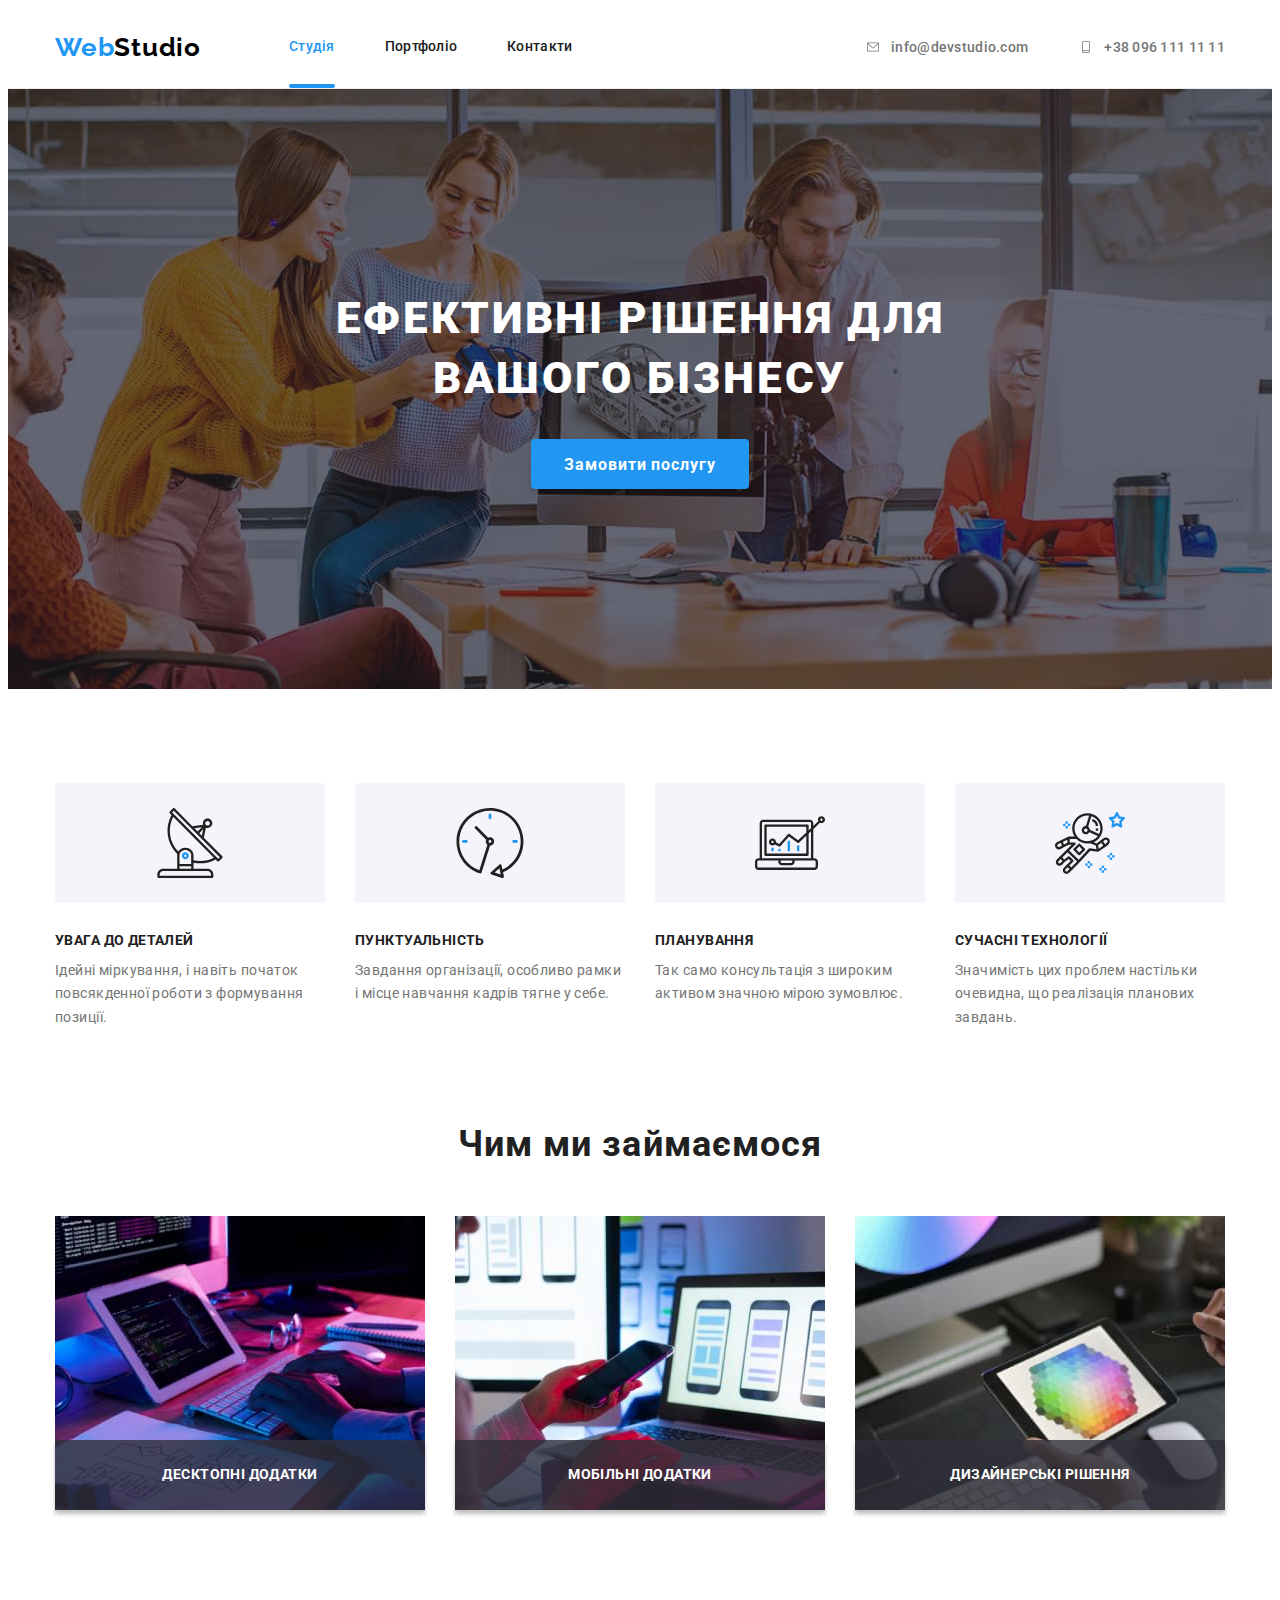
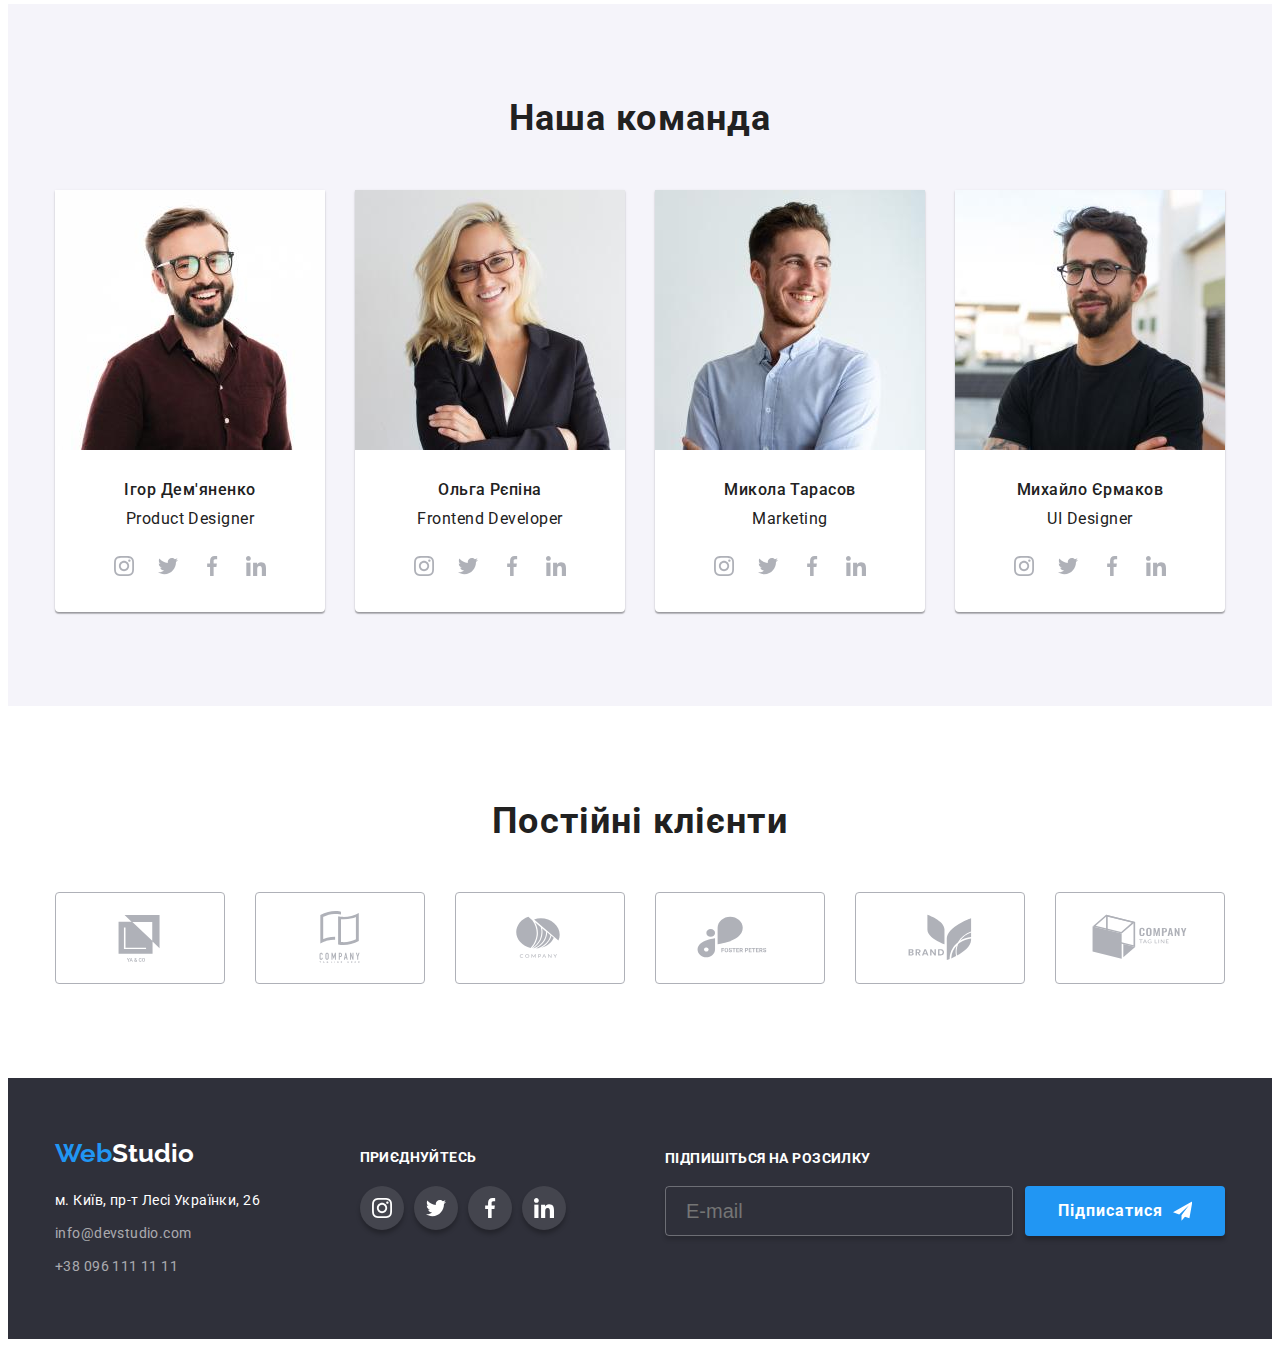
<file: index.html>
<!DOCTYPE html>
<html lang="ru">
  <head>
    <meta charset="UTF-8" />
    <meta http-equiv="X-UA-Compatible" content="IE=edge" />
    <meta name="viewport" content="width=device-width, initial-scale=1.0" />
    <title>WebStudio</title>
    <link rel="preconnect" href="https://fonts.googleapis.com" />
    <link rel="preconnect" href="https://fonts.gstatic.com" crossorigin />
    <link
      href="https://fonts.googleapis.com/css2?family=Raleway:wght@700&family=Roboto:wght@400;500;700;900&display=swap"
      rel="stylesheet"
    />
    <link
      rel="stylesheet"
      href="https://cdnjs.cloudflare.com/ajax/libs/modern-normalize/1.1.0/modern-normalize.min.css"
      integrity="sha512-wpPYUAdjBVSE4KJnH1VR1HeZfpl1ub8YT/NKx4PuQ5NmX2tKuGu6U/JRp5y+Y8XG2tV+wKQpNHVUX03MfMFn9Q=="
      crossorigin="anonymous"
      referrerpolicy="no-referrer"
    />
    <link rel="stylesheet" href="./css/main.min.css" />
  </head>
  <body>
    <header class="page-heder">
      <!--Шапка-->
      <div class="container">
        <div class="header">
          <div class="header-logo-nav-container">
            <div class="header-logo">
              <a lang="en" href="./index.html" class="header-logo__logo">
                <span class="header-logo__color">Web</span>Studio
              </a>
            </div>
          </div>
          <div class="header-nav__container">
            <nav>
              <ul class="site-nav">
                <li class="site-nav__item">
                  <a class="site-nav__link current" href="./index.html">Студія</a>
                </li>
                <li class="site-nav__item">
                  <a class="site-nav__link" href="./portfolio.html">Портфоліо</a>
                </li>
                <li class="site-nav__item">
                  <a class="site-nav__link" href="Контакты">Контакти</a>
                </li>
              </ul>
            </nav>
          </div>
          <div class="header-contact__container">
            <a class="header-contact__contact" href="mailto:info@devstudio.com"
              ><svg class="header-contact__icon">
                <use href="./img/icon/icons.svg#icon-envelope-hover-2"></use>
              </svg>
              info@devstudio.com</a
            >
            <a class="header-contact__contact" href="tel:+380961111111"
              ><svg class="header-contact__icon">
                <use href="./img/icon/icons.svg#icon-smartphone-2"></use>
              </svg>
              +38 096 111 11 11</a
            >
          </div>
          <button class="menu-open" type="button">
            <svg class="heder__menu" width="40" height="40">
              <use href="./img/icon/icons.svg#icon-menu_40px"></use>
            </svg>
          </button>
          <div class="mob-menu is-hidden">
            <div class="container">
              <button class="menu-close" type="button">
                <svg class="heder__menu-close" width="40" height="40">
                  <use href="./img/icon/icons.svg#icon-close_40px"></use>
                </svg>
              </button>
              <div class="container-menu">
                <div class="mob-menu__top">
                  <nav>
                    <ul class="mob-menu__nav">
                      <li class="mob-menu__item">
                        <a class="mob-menu__link current" href="./index.html">Студія</a>
                      </li>
                      <li class="mob-menu__item">
                        <a class="mob-menu__link" href="./portfolio.html">Портфоліо</a>
                      </li>
                      <li class="mob-menu__item">
                        <a class="mob-menu__link" href="Контакты">Контакти</a>
                      </li>
                    </ul>
                  </nav>
                </div>
                <div class="mob-menu__bottom">
                  <div class="mob-conect">
                    <a class="mob-conect__contact" href="tel:+380961111111"> +38 096 111 11 11</a>
                    <a class="mob-conect__email" href="mailto:info@devstudio.com">
                      info@devstudio.com</a
                    >
                  </div>
                  <div class="mob-social">
                    <ul class="mob-social__list">
                      <li class="mob-social__link">
                        <a
                          class="mob-social__item"
                          href=""
                          target="_blank"
                          rel="noopener noreferrer nofollow"
                          >Instagram</a
                        >
                      </li>
                      <li class="mob-social__link">
                        <a
                          class="mob-social__item"
                          href=""
                          target="_blank"
                          rel="noopener noreferrer nofollow"
                          >Twitter</a
                        >
                      </li>
                      <li class="mob-social__link">
                        <a
                          class="mob-social__item"
                          href=""
                          target="_blank"
                          rel="noopener noreferrer nofollow"
                          >Facebook</a
                        >
                      </li>
                      <li class="mob-social__link">
                        <a
                          class="mob-social__item"
                          href=""
                          target="_blank"
                          rel="noopener noreferrer nofollow"
                          >Linkedin</a
                        >
                      </li>
                    </ul>
                  </div>
                </div>
              </div>
            </div>
            <!--end of mob-menu-->
          </div>
        </div>
      </div>
    </header>
    <main>
      <!--Заказать услугу-->
      <section class="hero">
        <div class="overlay">
          <div class="hero__container">
            <div class="hero-title-container">
              <h1 class="hero__title">Ефективні рішення для вашого бізнесу</h1>
              <button type="button" class="hero__button" data-modal-open>Замовити послугу</button>
            </div>
          </div>
        </div>
      </section>
      <!--О нас-->
      <section class="section-padding">
        <div class="container">
          <h2 class="visually-hidden">benefits</h2>
          <ul class="benefit card-set">
            <li class="benefit__item antenna-icon">
              <h3 class="benefit__title">УВАГА ДО ДЕТАЛЕЙ</h3>
              <p class="benefit__text">
                Ідейні міркування, і навіть початок повсякденної роботи з формування позиції.
              </p>
            </li>
            <li class="benefit__item clock-icon">
              <h3 class="benefit__title">ПУНКТУАЛЬНІСТЬ</h3>
              <p class="benefit__text">
                Завдання організації, особливо рамки і місце навчання кадрів тягне у себе.
              </p>
            </li>
            <li class="benefit__item diogram-icon">
              <h3 class="benefit__title">ПЛАНУВАННЯ</h3>
              <p class="benefit__text">
                Так само консультація з широким активом значною мірою зумовлює.
              </p>
            </li>
            <li class="benefit__item astronaut-icon">
              <h3 class="benefit__title">СУЧАСНІ ТЕХНОЛОГІЇ</h3>
              <p class="benefit__text">
                Значимість цих проблем настільки очевидна, що реалізація планових завдань.
              </p>
            </li>
          </ul>
        </div>
      </section>
      <!--Чем мы занимаемся-->
      <section class="page-work section-padding">
        <div class="container">
          <h2 class="pretitle work text-centered">Чим ми займаємося</h2>
          <ul class="work__list card-set">
            <li class="work__item">
              <div class="work__product-thumb">
                <div class="work__product">
                  <img src="./img/we_do/about_img1.jpg" alt="планируем" width="370" height="294" />
                  <p class="work__product-text">Десктопні додатки</p>
                </div>
              </div>
            </li>
            <li class="work__item">
              <div class="work__product-thumb">
                <div class="work__product">
                  <img
                    src="./img/we_do/about_img2.jpg"
                    alt="конструируем"
                    width="370"
                    height="294"
                  />
                  <p class="work__product-text">Мобільні додатки</p>
                </div>
              </div>
            </li>
            <li class="work__item">
              <div class="work__product-thumb">
                <div class="work__product">
                  <img src="./img/we_do/about_img3.jpg" alt="рисуем" width="370" height="294" />
                  <p class="work__product-text">Дизайнерські рішення</p>
                </div>
              </div>
            </li>
          </ul>
        </div>
      </section>
      <!--Наша команда-->
      <section class="page-team section-padding">
        <div class="container">
          <h2 class="pretitle team text-centered">Наша команда</h2>
          <ul class="team team__card-seat">
            <li class="team__item">
              <picture>
                <source
                  srcset="
                    ./img/img-optimized/team/team-1-desk-1x.jpg 1x,
                    ./img/img-optimized/team/team-1-desk-2x.jpg 2x
                  "
                  media="(min-width: 1200px)"
                />
                <source
                  srcset="
                    ./img/img-optimized/team/team-1-tab-1x.jpg 1x,
                    ./img/img-optimized/team/team-1-tab-2x.jpg 2x
                  "
                  media="(min-width: 768px)"
                />
                <source
                  srcset="
                    ./img/img-optimized/team/team-1-mob-1x.jpg 1x,
                    ./img/img-optimized/team/team-1-mob-2x.jpg 2x
                  "
                  media="(min-width: 480px)"
                />
                <img src="./img/team/team_img1.jpg" alt="Игорь Демьяненко Product Designer" />
              </picture>
              <div class="team__padding">
                <h3 class="team__title">Ігор Дем'яненко</h3>
                <p class="team__text">Product Designer</p>
                <ul class="team__icon-list">
                  <li>
                    <a href="" class="team__icon-social">
                      <svg class="team__icon" width="20" height="20">
                        <use href="./img/icon/icons.svg#icon-instagram-2-1"></use>
                      </svg>
                    </a>
                  </li>
                  <li>
                    <a href="" class="team__icon-social">
                      <svg class="team__icon" width="20" height="20">
                        <use href="./img/icon/icons.svg#icon-twitter-1"></use>
                      </svg>
                    </a>
                  </li>
                  <li>
                    <a href="" class="team__icon-social">
                      <svg class="team__icon" width="20" height="20">
                        <use href="./img/icon/icons.svg#icon-facebook-1"></use>
                      </svg>
                    </a>
                  </li>
                  <li>
                    <a href="" class="team__icon-social">
                      <svg class="team__icon" width="20" height="20">
                        <use href="./img/icon/icons.svg#icon-linkedin-1-1"></use>
                      </svg>
                    </a>
                  </li>
                </ul>
              </div>
            </li>
            <li class="team__item">
              <picture>
                <source
                  srcset="
                    ./img/img-optimized/team/team-2-desk-1x.jpg 1x,
                    ./img/img-optimized/team/team-2-desk-2x.jpg 2x
                  "
                  media="(min-width: 1200px)"
                />
                <source
                  srcset="
                    ./img/img-optimized/team/team-2-tab-1x.jpg 1x,
                    ./img/img-optimized/team/team-2-tab-2x.jpg 2x
                  "
                  media="(min-width: 768px)"
                />
                <source
                  srcset="
                    ./img/img-optimized/team/team-2-mob-1x.jpg 1x,
                    ./img/img-optimized/team/team-2-mob-2x.jpg 2x
                  "
                  media="(min-width: 480px)"
                />
                <img src="./img/team/team_img4.jpg" alt="Ольга Репина Frontend Developer" />
              </picture>
              <div class="team__padding">
                <h3 class="team__title">Ольга Рєпіна</h3>
                <p class="team__text">Frontend Developer</p>
                <ul class="team__icon-list">
                  <li>
                    <a href="" class="team__icon-social">
                      <svg class="team__icon" width="20" height="20">
                        <use href="./img/icon/icons.svg#icon-instagram-2-1"></use>
                      </svg>
                    </a>
                  </li>
                  <li>
                    <a href="" class="team__icon-social">
                      <svg class="team__icon" width="20" height="20">
                        <use href="./img/icon/icons.svg#icon-twitter-1"></use>
                      </svg>
                    </a>
                  </li>
                  <li>
                    <a href="" class="team__icon-social">
                      <svg class="team__icon" width="20" height="20">
                        <use href="./img/icon/icons.svg#icon-facebook-1"></use>
                      </svg>
                    </a>
                  </li>
                  <li>
                    <a href="" class="team__icon-social">
                      <svg class="team__icon" width="20" height="20">
                        <use href="./img/icon/icons.svg#icon-linkedin-1-1"></use>
                      </svg>
                    </a>
                  </li>
                </ul>
              </div>
            </li>
            <li class="team__item">
              <picture>
                <source
                  srcset="
                    ./img/img-optimized/team/team-3-desk-1x.jpg 1x,
                    ./img/img-optimized/team/team-3-desk-2x.jpg 2x
                  "
                  media="(min-width: 1200px)"
                />
                <source
                  srcset="
                    ./img/img-optimized/team/team-3-tab-1x.jpg 1x,
                    ./img/img-optimized/team/team-3-tab-2x.jpg 2x
                  "
                  media="(min-width: 768px)"
                />
                <source
                  srcset="
                    ./img/img-optimized/team/team-3-mob-1x.jpg 1x,
                    ./img/img-optimized/team/team-3-mob-2x.jpg 2x
                  "
                  media="(min-width: 480px)"
                />
                <img src="./img/team/team_img3.jpg" alt="Николай Тарасов Marketing" />
              </picture>
              <div class="team__padding">
                <h3 class="team__title">Микола Тарасов</h3>
                <p class="team__text">Marketing</p>
                <ul class="team__icon-list">
                  <li>
                    <a href="" class="team__icon-social">
                      <svg class="team__icon" width="20" height="20">
                        <use href="./img/icon/icons.svg#icon-instagram-2-1"></use>
                      </svg>
                    </a>
                  </li>
                  <li>
                    <a href="" class="team__icon-social">
                      <svg class="team__icon" width="20" height="20">
                        <use href="./img/icon/icons.svg#icon-twitter-1"></use>
                      </svg>
                    </a>
                  </li>
                  <li>
                    <a href="" class="team__icon-social">
                      <svg class="team__icon" width="20" height="20">
                        <use href="./img/icon/icons.svg#icon-facebook-1"></use>
                      </svg>
                    </a>
                  </li>
                  <li>
                    <a href="" class="team__icon-social">
                      <svg class="team__icon" width="20" height="20">
                        <use href="./img/icon/icons.svg#icon-linkedin-1-1"></use>
                      </svg>
                    </a>
                  </li>
                </ul>
              </div>
            </li>
            <li class="team__item">
              <picture>
                <source
                  srcset="
                    ./img/img-optimized/team/team-4-desk-1x.jpg 1x,
                    ./img/img-optimized/team/team-4-desk-2x.jpg 2x
                  "
                  media="(min-width: 1200px)"
                />
                <source
                  srcset="
                    ./img/img-optimized/team/team-4-tab-1x.jpg 1x,
                    ./img/img-optimized/team/team-4-tab-2x.jpg 2x
                  "
                  media="(min-width: 768px)"
                />
                <source
                  srcset="
                    ./img/img-optimized/team/team-4-mob-1x.jpg 1x,
                    ./img/img-optimized/team/team-4-mob-2x.jpg 2x
                  "
                  media="(min-width: 480px)"
                />
                <img src="./img/team/team_img2.jpg" alt="Михаил Ермаков UI Designer" />
              </picture>
              <div class="team__padding">
                <h3 class="team__title">Михайло Єрмаков</h3>
                <p class="team__text">UI Designer</p>
                <ul class="team__icon-list">
                  <li>
                    <a href="" class="team__icon-social">
                      <svg class="team__icon" width="20" height="20">
                        <use href="./img/icon/icons.svg#icon-instagram-2-1"></use>
                      </svg>
                    </a>
                  </li>
                  <li>
                    <a href="" class="team__icon-social">
                      <svg class="team__icon" width="20" height="20">
                        <use href="./img/icon/icons.svg#icon-twitter-1"></use>
                      </svg>
                    </a>
                  </li>
                  <li>
                    <a href="" class="team__icon-social">
                      <svg class="team__icon" width="20" height="20">
                        <use href="./img/icon/icons.svg#icon-facebook-1"></use>
                      </svg>
                    </a>
                  </li>
                  <li>
                    <a href="" class="team__icon-social">
                      <svg class="team__icon" width="20" height="20">
                        <use href="./img/icon/icons.svg#icon-linkedin-1-1"></use>
                      </svg>
                    </a>
                  </li>
                </ul>
              </div>
            </li>
          </ul>
        </div>
      </section>
      <section class="customers">
        <div class="container">
          <h2 class="customers__pretitle pretitle">Постійні клієнти</h2>
          <ul class="customers__list">
            <li class="customers__block">
              <a class="customers-icons" href="">
                <svg class="customers__icon" width="106" height="60">
                  <use href="./img/icon/icons.svg#icon-Logo"></use>
                </svg>
              </a>
            </li>
            <li class="customers__block">
              <a class="customers-icons" href="">
                <svg class="customers__icon" width="106" height="60">
                  <use href="./img/icon/icons.svg#icon-Logo-1"></use>
                </svg>
              </a>
            </li>
            <li class="customers__block">
              <a class="customers-icons" href="">
                <svg class="customers__icon" width="106" height="60">
                  <use href="./img/icon/icons.svg#icon-Logo-2"></use>
                </svg>
              </a>
            </li>
            <li class="customers__block">
              <a class="customers-icons" href="">
                <svg class="customers__icon" width="106" height="60">
                  <use href="./img/icon/icons.svg#icon-Logo-3"></use>
                </svg>
              </a>
            </li>
            <li class="customers__block">
              <a class="customers-icons" href="">
                <svg class="customers__icon" width="106" height="60">
                  <use href="./img/icon/icons.svg#icon-Logo-4"></use>
                </svg>
              </a>
            </li>
            <li class="customers__block">
              <a class="customers-icons" href="">
                <svg class="customers__icon" width="106" height="60">
                  <use href="./img/icon/icons.svg#icon-Logo-5"></use>
                </svg>
              </a>
            </li>
          </ul>
        </div>
      </section>
    </main>
    <!--Адресс-->
    <footer class="footer">
      <div class="container">
        <div class="footer-info-container">
          <div class="footer-logo-contacts-container">
            <div class="footer__logo-container">
              <a lang="en" href="./index.html" class="footer__logo">
                <span class="footer__color">Web</span>Studio
              </a>
            </div>
            <address class="footer__contacts-address">
              <ul class="footer__contact">
                <li class="contact-margin">
                  <a
                    class="footer__address"
                    href="https://goo.gl/maps/D4AeKFE9MHxPDFGb8"
                    target="_blank"
                    rel="noopener noreferrer nofollow"
                  >
                    м. Київ, пр-т Лесі Українки, 26
                  </a>
                </li>
                <li class="contact-margin">
                  <a class="footer__contact" href="mailto:info@devstudio.com">info@devstudio.com</a>
                </li>
                <li>
                  <a class="footer__contact" href="tel:+380961111111">+38 096 111 11 11</a>
                </li>
              </ul>
            </address>
          </div>
          <div class="footer__social-join">
            <h2 class="footer__join-now">приєднуйтесь</h2>
            <ul class="footer__icon-join">
              <li>
                <a class="icon__footer" href="">
                  <svg class="footer__icon-soсial" width="20" height="20">
                    <use href="./img/icon/icons.svg#icon-instagram-2-1"></use>
                  </svg>
                </a>
              </li>
              <li>
                <a class="icon__footer" href="">
                  <svg class="footer__icon-soсial" width="20" height="20">
                    <use href="./img/icon/icons.svg#icon-twitter-1"></use>
                  </svg>
                </a>
              </li>
              <li>
                <a class="icon__footer" href="">
                  <svg class="footer__icon-soсial" width="20" height="20">
                    <use href="./img/icon/icons.svg#icon-facebook-1"></use>
                  </svg>
                </a>
              </li>
              <li>
                <a class="icon__footer" href="">
                  <svg class="footer__icon-soсial" width="20" height="20">
                    <use href="./img/icon/icons.svg#icon-linkedin-1-1"></use>
                  </svg>
                </a>
              </li>
            </ul>
          </div>
          <div class="subscribe-newsletter">
            <h2 class="subscribe-newsletter__title">Підпишіться на розсилку</h2>
            <form class="subscribe-newsletter__form">
              <input
                class="subscribe-newsletter__input"
                type="email"
                name="newsletter-form"
                id="subscribe-newsletter__form"
                required
                placeholder="E-mail"
              />
              <button class="subscribe-newsletter__btn" type="submit">
                Підписатися
                <svg class="subscribe-newsletter__icon" width="24" height="24">
                  <use href="./img/icon/icons.svg#icon-icon-send"></use>
                </svg>
              </button>
            </form>
          </div>
        </div>
      </div>
    </footer>
    <div class="backdrop is-hidden" data-modal>
      <div class="modal">
        <form class="modal__form">
          <h2 class="modal__form-info">Залиште свої дані, ми вам передзвонимо</h2>
          <div class="modal__form-field">
            <label class="modal__class-label" for="name">Ім'я</label>
            <div class="modal__input-wrap">
              <input
                class="modal__class-input"
                type="text"
                name="name"
                id="name"
                required
                autofocus
              />
              <svg class="modal__input-icon" width="18" height="18">
                <use href="./img/icon/icons.svg#icon-person-black-18dp-1"></use>
              </svg>
            </div>
          </div>
          <div class="modal__form-field">
            <label class="class-label" for="tel">Телефон</label>
            <div class="modal__input-wrap">
              <input
                class="modal__class-input"
                type="tel"
                name="tel"
                id="tel"
                required
                value=""
                title=""
              />
              <svg class="modal__input-icon" width="18" height="18">
                <use href="./img/icon/icons.svg#icon-phone-black-18dp-1"></use>
              </svg>
            </div>
          </div>

          <div class="modal__form-field">
            <label class="modal__class-label" for="email">Email</label>
            <div class="modal__input-wrap">
              <input class="modal__class-input" type="email" name="tel" id="email" required />
              <svg class="modal__input-icon" width="18" height="18">
                <use href="./img/icon/icons.svg#icon-email-black-18dp-1"></use>
              </svg>
            </div>
          </div>

          <div class="modal__form-field comment">
            <label class="modal__class-label" for="comment">Коментар</label>
            <textarea name="comment" id="comment" rows="10" placeholder="Введіть текст"></textarea>
          </div>
          <div class="modal__policy">
            <input
              type="checkbox"
              name="modal__policy"
              value="true"
              class="modal__check visually-hidden"
              id="modal__policy"
            />
            <label for="modal__policy" class="modal__chack-text"
              ><span>
                <svg class="modal__icon-policy" width="17" height="10">
                  <use href="./img/icon/icons.svg#icon-Vector"></use>
                </svg>
              </span>
              Погоджуюся з розсилкою та приймаю &nbsp;<a class="modal__term-link" href=""
                >Умови договору</a
              ></label
            >
          </div>
          <div class="modal__button-submit">
            <button class="modal__submit" type="submit">Відправити</button>
          </div>
        </form>
        <div class="modal__close-btn-container">
          <button class="modal__close" type="button" data-modal-close>
            <svg width="18" height="18">
              <use href="./img/icon/icons.svg#icon-close-black-18dp-2-1"></use>
            </svg>
          </button>
        </div>
      </div>
    </div>
    <script src="./js/modal.js"></script>
    <script src="./js/menu.js"></script>
  </body>
</html>
</file>
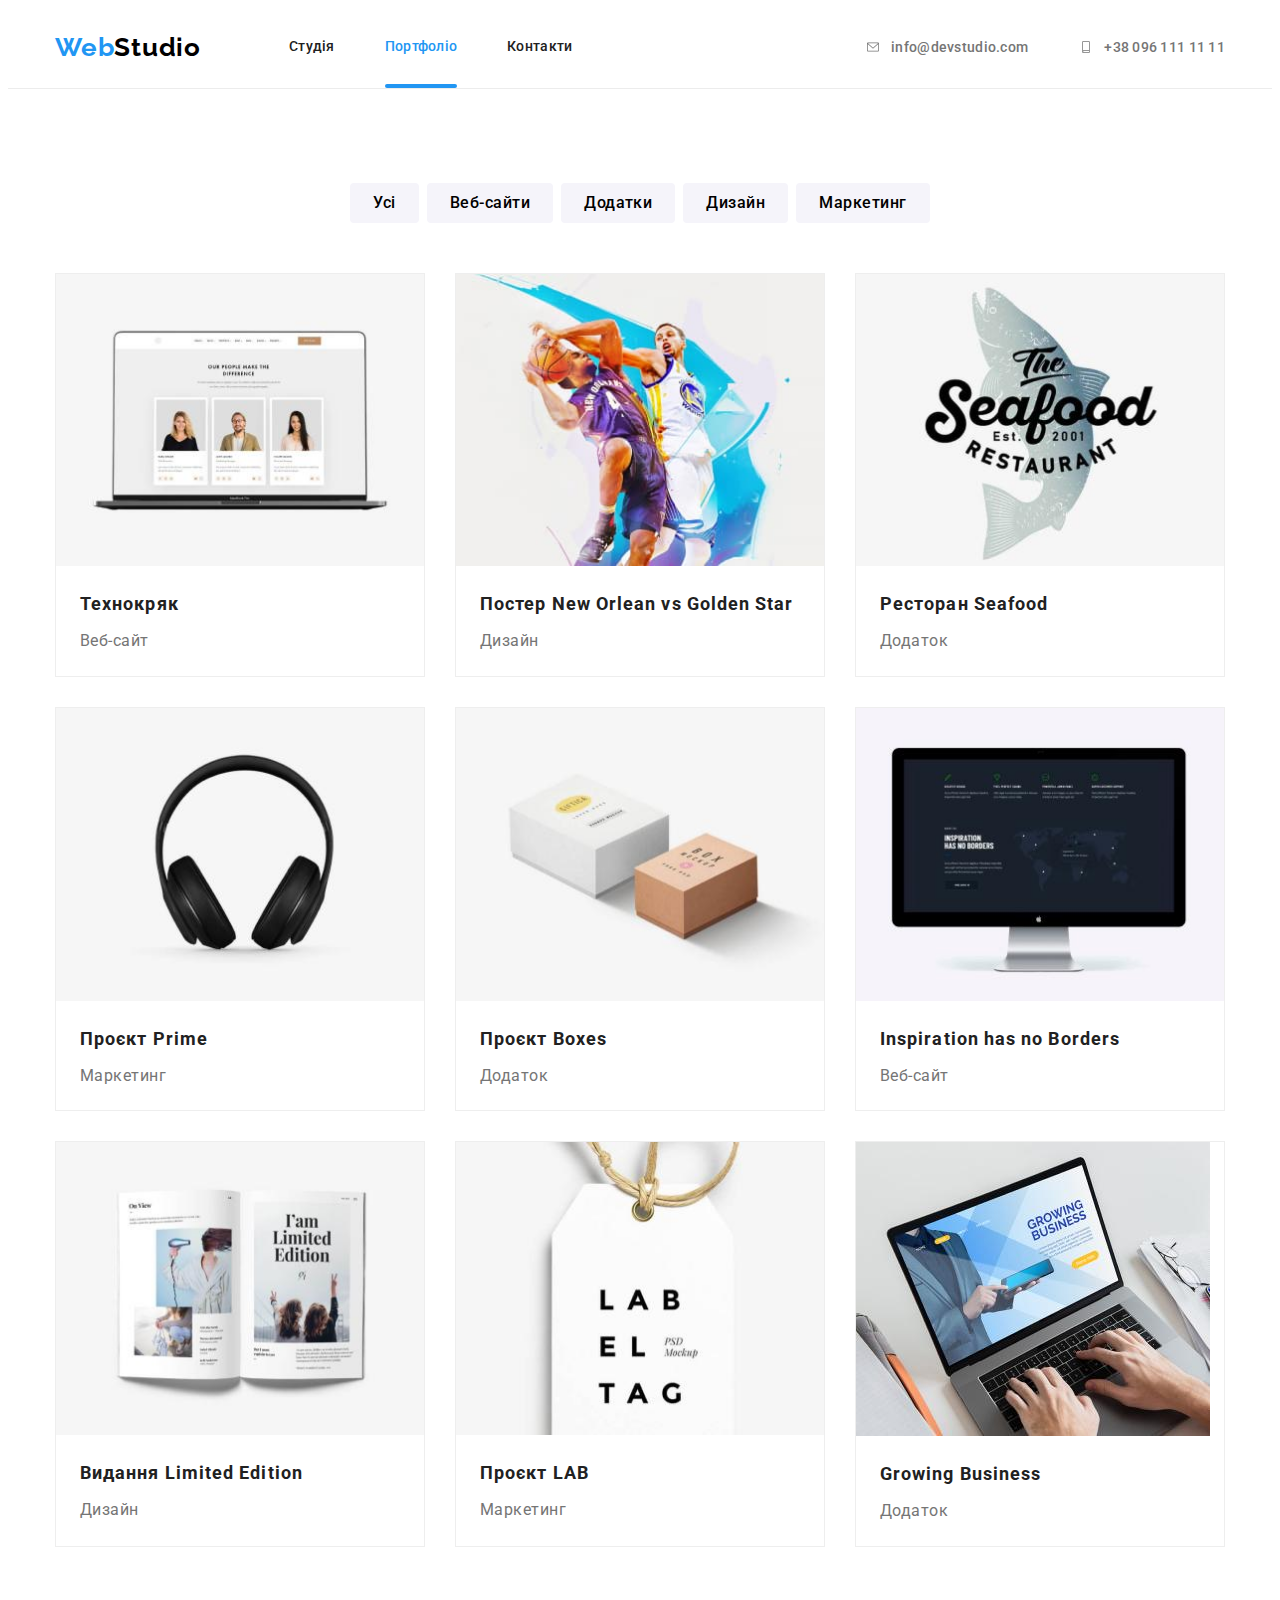
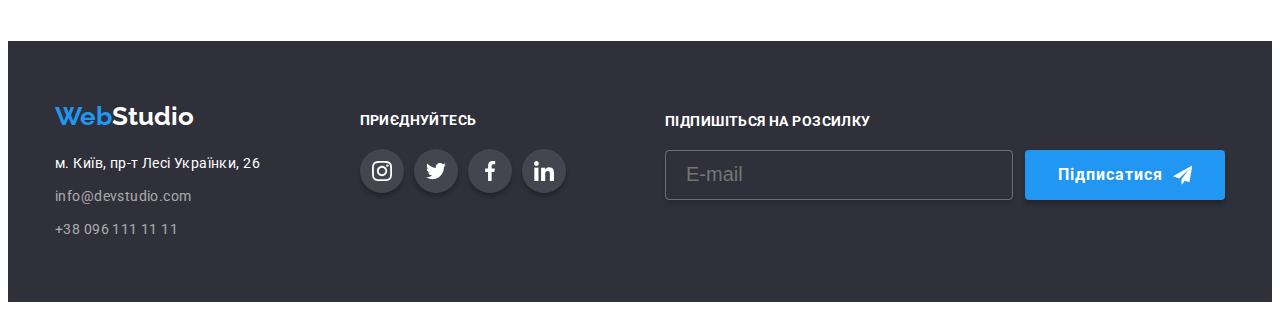
<file: portfolio.html>
<!DOCTYPE html>
<html lang="ru">
  <head>
    <meta charset="UTF-8" />
    <meta http-equiv="X-UA-Compatible" content="IE=edge" />
    <meta name="viewport" content="width=device-width, initial-scale=1.0" />
    <title>Портфолио</title>
    <link rel="preconnect" href="https://fonts.googleapis.com" />
    <link rel="preconnect" href="https://fonts.gstatic.com" crossorigin />
    <link
      href="https://fonts.googleapis.com/css2?family=Raleway:wght@700&family=Roboto:wght@400;500;700;900&display=swap"
      rel="stylesheet"
    />
    <link
      rel="stylesheet"
      href="https://cdnjs.cloudflare.com/ajax/libs/modern-normalize/1.1.0/modern-normalize.min.css"
      integrity="sha512-wpPYUAdjBVSE4KJnH1VR1HeZfpl1ub8YT/NKx4PuQ5NmX2tKuGu6U/JRp5y+Y8XG2tV+wKQpNHVUX03MfMFn9Q=="
      crossorigin="anonymous"
      referrerpolicy="no-referrer"
    />
    <link rel="stylesheet" href="./css/main.min.css" />
  </head>
  <body>
    <header class="page-heder">
      <!--Шапка-->
      <div class="container header">
        <div class="header-logo-nav-container">
          <div class="header-logo">
            <a lang="en" href="./index.html" class="header-logo__logo">
              <span class="header-logo__color">Web</span>Studio
            </a>
          </div>
        </div>
        <div class="header-nav__container">
          <nav>
            <ul class="site-nav">
              <li class="site-nav__item">
                <a class="site-nav__link" href="./index.html">Студія</a>
              </li>
              <li class="site-nav__item">
                <a class="site-nav__link current" href="./portfolio.html">Портфоліо</a>
              </li>
              <li class="site-nav__item">
                <a class="site-nav__link" href="Контакты">Контакти</a>
              </li>
            </ul>
          </nav>
        </div>
        <div class="header-contact__container">
          <a class="header-contact__contact" href="mailto:info@devstudio.com"
            ><svg class="header-contact__icon">
              <use href="./img/icon/icons.svg#icon-envelope-hover-2"></use>
            </svg>
            info@devstudio.com</a
          >
          <a class="header-contact__contact" href="tel:+380961111111"
            ><svg class="header-contact__icon">
              <use href="./img/icon/icons.svg#icon-smartphone-2"></use>
            </svg>
            +38 096 111 11 11</a
          >
        </div>
        <button class="menu-open" type="button">
          <svg class="heder__menu" width="40" height="40">
            <use href="./img/icon/icons.svg#icon-menu_40px"></use>
          </svg>
        </button>
        <div class="mob-menu is-hidden">
          <div class="container">
            <button class="menu-close" type="button">
              <svg class="heder__menu-close" width="40" height="40">
                <use href="./img/icon/icons.svg#icon-close_40px"></use>
              </svg>
            </button>
            <div class="container-menu">
              <div class="mob-menu__top">
                <nav>
                  <ul class="mob-menu__nav">
                    <li class="mob-menu__item">
                      <a class="mob-menu__link" href="./index.html">Студія</a>
                    </li>
                    <li class="mob-menu__item">
                      <a class="mob-menu__link current" href="./portfolio.html">Портфоліо</a>
                    </li>
                    <li class="mob-menu__item">
                      <a class="mob-menu__link" href="Контакты">Контакти</a>
                    </li>
                  </ul>
                </nav>
              </div>
              <div class="mob-menu__bottom">
                <div class="mob-conect">
                  <a class="mob-conect__contact" href="tel:+380961111111"> +38 096 111 11 11</a>
                  <a class="mob-conect__email" href="mailto:info@devstudio.com">
                    info@devstudio.com</a
                  >
                </div>
                <div class="mob-social">
                  <ul class="mob-social__list">
                    <li class="mob-social__link">
                      <a
                        class="mob-social__item"
                        href=""
                        target="_blank"
                        rel="noopener noreferrer nofollow"
                        >Instagram</a
                      >
                    </li>
                    <li class="mob-social__link">
                      <a
                        class="mob-social__item"
                        href=""
                        target="_blank"
                        rel="noopener noreferrer nofollow"
                        >Twitter</a
                      >
                    </li>
                    <li class="mob-social__link">
                      <a
                        class="mob-social__item"
                        href=""
                        target="_blank"
                        rel="noopener noreferrer nofollow"
                        >Facebook</a
                      >
                    </li>
                    <li class="mob-social__link">
                      <a
                        class="mob-social__item"
                        href=""
                        target="_blank"
                        rel="noopener noreferrer nofollow"
                        >Linkedin</a
                      >
                    </li>
                  </ul>
                </div>
              </div>
            </div>
          </div>
          <!--end of mob-menu-->
        </div>
      </div>
    </header>
    <main>
      <!--меню-->
      <section class="section-padding bottom">
        <h2 class="visually-hidden">Проекты</h2>
        <div class="container">
          <div class="portfolio-btn">
            <ul class="portfolio-btn__list">
              <li class="portfolio-btn__item">
                <button class="portfolio__filtr-btn" type="button">Усі</button>
              </li>
              <li class="portfolio-btn__item">
                <button class="portfolio__filtr-btn" type="button">Веб-сайти</button>
              </li>
              <li class="portfolio-btn__item">
                <button class="portfolio__filtr-btn" type="button">Додатки</button>
              </li>
              <li class="portfolio-btn__item">
                <button class="portfolio__filtr-btn" type="button">Дизайн</button>
              </li>
              <li class="portfolio-btn__item">
                <button class="portfolio__filtr-btn" type="button">Маркетинг</button>
              </li>
            </ul>
          </div>
          <div class="portfolio-card">
            <ul class="portfolio-card__set">
              <li class="portfolio-card__list">
                <div class="portfolio__product">
                  <div class="portfolio__product-thumb">
                    <picture>
                      <source
                        srcset="
                          ./img/img-optimized/portfolio/portfolio-1-desk-1x.jpg 1x,
                          ./img/img-optimized/portfolio/portfolio-1-desk-2x.jpg 2x
                        "
                        media="(min-width: 1200px)"
                      />
                      <source
                        srcset="
                          ./img/img-optimized/portfolio/portfolio-1-tab-1x.jpg 1x,
                          ./img/img-optimized/portfolio/portfolio-1-tab-2x.jpg 2x
                        "
                        media="(min-width: 768px)"
                      />
                      <source
                        srcset="
                          ./img/img-optimized/portfolio/portfolio-1-mob-1x.jpg 1x,
                          ./img/img-optimized/portfolio/portfolio-1-mob-2x.jpg 2x
                        "
                        media="(min-width: 480px)"
                      />
                      <img src="./img/portfolio/1.jpg" alt="Веб-сайт Технокряк" />
                    </picture>
                    <p class="portfolio__product-actions">
                      Ресурс пропонує комплексні пропозиції з різним рівнем функціоналу та сервісів.
                      Все це дозволить відвідувачу отримати вичерпні відомості про компанію чи
                      приватну особу.
                    </p>
                  </div>
                  <div class="portfolio__padding-btn">
                    <h3 class="portfolio__title">Технокряк</h3>
                    <p class="portfolio__text">Веб-сайт</p>
                  </div>
                </div>
              </li>
              <li class="portfolio-card__list">
                <div class="portfolio__product">
                  <div class="portfolio__product-thumb">
                    <picture>
                      <source
                        srcset="
                          ./img/img-optimized/portfolio/portfolio-2-desk-1x.jpg 1x,
                          ./img/img-optimized/portfolio/portfolio-2-desk-2x.jpg 2x
                        "
                        media="(min-width: 1200px)"
                      />
                      <source
                        srcset="
                          ./img/img-optimized/portfolio/portfolio-2-tab-1x.jpg 1x,
                          ./img/img-optimized/portfolio/portfolio-2-tab-2x.jpg 2x
                        "
                        media="(min-width: 768px)"
                      />
                      <source
                        srcset="
                          ./img/img-optimized/portfolio/portfolio-2-mob-1x.jpg 1x,
                          ./img/img-optimized/portfolio/portfolio-2-mob-2x.jpg 2x
                        "
                        media="(min-width: 480px)"
                      />
                      <img
                        src="./img/portfolio/2.jpg"
                        alt="Дизайн Постер New Orlean vs Golden Star"
                      />
                    </picture>
                    <p class="portfolio__product-actions">
                      Ресурс пропонує комплексні пропозиції з різним рівнем функціоналу та сервісів.
                      Все це дозволить відвідувачу отримати вичерпні відомості про компанію чи
                      приватну особу.
                    </p>
                  </div>
                  <div class="portfolio__padding-btn">
                    <h3 class="portfolio__title">Постер New Orlean vs Golden Star</h3>
                    <p class="portfolio__text">Дизайн</p>
                  </div>
                </div>
              </li>
              <li class="portfolio-card__list">
                <div class="portfolio__product">
                  <div class="portfolio__product-thumb">
                    <picture>
                      <source
                        srcset="
                          ./img/img-optimized/portfolio/portfolio-3-desk-1x.jpg 1x,
                          ./img/img-optimized/portfolio/portfolio-3-desk-2x.jpg 2x
                        "
                        media="(min-width: 1200px)"
                      />
                      <source
                        srcset="
                          ./img/img-optimized/portfolio/portfolio-3-tab-1x.jpg 1x,
                          ./img/img-optimized/portfolio/portfolio-3-tab-2x.jpg 2x
                        "
                        media="(min-width: 768px)"
                      />
                      <source
                        srcset="
                          ./img/img-optimized/portfolio/portfolio-3-mob-1x.jpg 1x,
                          ./img/img-optimized/portfolio/portfolio-3-mob-2x.jpg 2x
                        "
                        media="(min-width: 480px)"
                      />
                      <img src="./img/portfolio/3.jpg" alt="Додаток Ресторан Seafood" />
                    </picture>
                    <p class="portfolio__product-actions">
                      Ресурс пропонує комплексні пропозиції з різним рівнем функціоналу та сервісів.
                      Все це дозволить відвідувачу отримати вичерпні відомості про компанію чи
                      приватну особу.
                    </p>
                  </div>
                  <div class="portfolio__padding-btn">
                    <h3 class="portfolio__title">Ресторан Seafood</h3>
                    <p class="portfolio__text">Додаток</p>
                  </div>
                </div>
              </li>
              <li class="portfolio-card__list">
                <div class="portfolio__product">
                  <div class="portfolio__product-thumb">
                    <picture>
                      <source
                        srcset="
                          ./img/img-optimized/portfolio/portfolio-4-desk-1x.jpg 1x,
                          ./img/img-optimized/portfolio/portfolio-4-desk-2x.jpg 2x
                        "
                        media="(min-width: 1200px)"
                      />
                      <source
                        srcset="
                          ./img/img-optimized/portfolio/portfolio-4-tab-1x.jpg 1x,
                          ./img/img-optimized/portfolio/portfolio-4-tab-2x.jpg 2x
                        "
                        media="(min-width: 768px)"
                      />
                      <source
                        srcset="
                          ./img/img-optimized/portfolio/portfolio-4-mob-1x.jpg 1x,
                          ./img/img-optimized/portfolio/portfolio-4-mob-2x.jpg 2x
                        "
                        media="(min-width: 480px)"
                      />
                      <img src="./img/portfolio/4.jpg" alt="Маркетинг Проєкт Prime" />
                    </picture>
                    <p class="portfolio__product-actions">
                      Ресурс пропонує комплексні пропозиції з різним рівнем функціоналу та сервісів.
                      Все це дозволить відвідувачу отримати вичерпні відомості про компанію чи
                      приватну особу.
                    </p>
                  </div>
                  <div class="portfolio__padding-btn">
                    <h3 class="portfolio__title">Проєкт Prime</h3>
                    <p class="portfolio__text">Маркетинг</p>
                  </div>
                </div>
              </li>
              <li class="portfolio-card__list">
                <div class="portfolio__product">
                  <div class="portfolio__product-thumb">
                    <picture>
                      <source
                        srcset="
                          ./img/img-optimized/portfolio/portfolio-5-desk-1x.jpg 1x,
                          ./img/img-optimized/portfolio/portfolio-5-desk-2x.jpg 2x
                        "
                        media="(min-width: 1200px)"
                      />
                      <source
                        srcset="
                          ./img/img-optimized/portfolio/portfolio-5-tab-1x.jpg 1x,
                          ./img/img-optimized/portfolio/portfolio-5-tab-2x.jpg 2x
                        "
                        media="(min-width: 768px)"
                      />
                      <source
                        srcset="
                          ./img/img-optimized/portfolio/portfolio-5-mob-1x.jpg 1x,
                          ./img/img-optimized/portfolio/portfolio-5-mob-2x.jpg 2x
                        "
                        media="(min-width: 480px)"
                      />
                      <img src="./img/portfolio/5.jpg" alt="Приложение Проект Boxes" />
                    </picture>
                    <p class="portfolio__product-actions">
                      Ресурс пропонує комплексні пропозиції з різним рівнем функціоналу та сервісів.
                      Все це дозволить відвідувачу отримати вичерпні відомості про компанію чи
                      приватну особу.
                    </p>
                  </div>
                  <div class="portfolio__padding-btn">
                    <h3 class="portfolio__title">Проєкт Boxes</h3>
                    <p class="portfolio__text">Додаток</p>
                  </div>
                </div>
              </li>
              <li class="portfolio-card__list">
                <div class="portfolio__product">
                  <div class="portfolio__product-thumb">
                    <picture>
                      <source
                        srcset="
                          ./img/img-optimized/portfolio/portfolio-6-desk-1x.jpg 1x,
                          ./img/img-optimized/portfolio/portfolio-6-desk-2x.jpg 2x
                        "
                        media="(min-width: 1200px)"
                      />
                      <source
                        srcset="
                          ./img/img-optimized/portfolio/portfolio-6-tab-1x.jpg 1x,
                          ./img/img-optimized/portfolio/portfolio-6-tab-2x.jpg 2x
                        "
                        media="(min-width: 768px)"
                      />
                      <source
                        srcset="
                          ./img/img-optimized/portfolio/portfolio-6-mob-1x.jpg 1x,
                          ./img/img-optimized/portfolio/portfolio-6-mob-2x.jpg 2x
                        "
                        media="(min-width: 480px)"
                      />
                      <img src="./img/portfolio/6.jpg" alt="Inspiration has no Borders" />
                    </picture>
                    <p class="portfolio__product-actions">
                      Ресурс пропонує комплексні пропозиції з різним рівнем функціоналу та сервісів.
                      Все це дозволить відвідувачу отримати вичерпні відомості про компанію чи
                      приватну особу.
                    </p>
                  </div>
                  <div class="portfolio__padding-btn">
                    <h3 class="portfolio__title">Inspiration has no Borders</h3>
                    <p class="portfolio__text">Веб-сайт</p>
                  </div>
                </div>
              </li>
              <li class="portfolio-card__list">
                <div class="portfolio__product">
                  <div class="portfolio__product-thumb">
                    <picture>
                      <source
                        srcset="
                          ./img/img-optimized/portfolio/portfolio-7-desk-1x.jpg 1x,
                          ./img/img-optimized/portfolio/portfolio-7-desk-2x.jpg 2x
                        "
                        media="(min-width: 1200px)"
                      />
                      <source
                        srcset="
                          ./img/img-optimized/portfolio/portfolio-7-tab-1x.jpg 1x,
                          ./img/img-optimized/portfolio/portfolio-7-tab-2x.jpg 2x
                        "
                        media="(min-width: 768px)"
                      />
                      <source
                        srcset="
                          ./img/img-optimized/portfolio/portfolio-7-mob-1x.jpg 1x,
                          ./img/img-optimized/portfolio/portfolio-7-mob-2x.jpg 2x
                        "
                        media="(min-width: 480px)"
                      />
                      <img src="./img/portfolio/7.jpg" alt="Видання Limited Edition" />
                    </picture>
                    <p class="portfolio__product-actions">
                      Ресурс пропонує комплексні пропозиції з різним рівнем функціоналу та сервісів.
                      Все це дозволить відвідувачу отримати вичерпні відомості про компанію чи
                      приватну особу.
                    </p>
                  </div>
                  <div class="portfolio__padding-btn">
                    <h3 class="portfolio__title">Видання Limited Edition</h3>
                    <p class="portfolio__text">Дизайн</p>
                  </div>
                </div>
              </li>
              <li class="portfolio-card__list">
                <div class="portfolio__product">
                  <div class="portfolio__product-thumb">
                    <picture>
                      <source
                        srcset="
                          ./img/img-optimized/portfolio/portfolio-8-desk-1x.jpg 1x,
                          ./img/img-optimized/portfolio/portfolio-8-desk-2x.jpg 2x
                        "
                        media="(min-width: 1200px)"
                      />
                      <source
                        srcset="
                          ./img/img-optimized/portfolio/portfolio-8-tab-1x.jpg 1x,
                          ./img/img-optimized/portfolio/portfolio-8-tab-2x.jpg 2x
                        "
                        media="(min-width: 768px)"
                      />
                      <source
                        srcset="
                          ./img/img-optimized/portfolio/portfolio-8-mob-1x.jpg 1x,
                          ./img/img-optimized/portfolio/portfolio-8-mob-2x.jpg 2x
                        "
                        media="(min-width: 480px)"
                      />
                      <img src="./img/portfolio/8.jpg" alt="Проєкт LAB Маркетинг" />
                    </picture>
                    <p class="portfolio__product-actions">
                      Ресурс пропонує комплексні пропозиції з різним рівнем функціоналу та сервісів.
                      Все це дозволить відвідувачу отримати вичерпні відомості про компанію чи
                      приватну особу.
                    </p>
                  </div>
                  <div class="portfolio__padding-btn">
                    <h3 class="portfolio__title">Проєкт LAB</h3>
                    <p class="portfolio__text">Маркетинг</p>
                  </div>
                </div>
              </li>
              <li class="portfolio-card__list">
                <div class="portfolio__product">
                  <div class="portfolio__product-thumb">
                    <picture>
                      <source
                        srcset="
                          ./img/img-optimized/portfolio/portfolio-9-desk-1x.jpg 1x,
                          ./img/img-optimized/portfolio/portfolio-9-desk-2x.jpg 2x
                        "
                        media="(min-width: 1200px)"
                      />
                      <source
                        srcset="
                          ./img/img-optimized/portfolio/portfolio-9-tab-1x.jpg 1x,
                          ./img/img-optimized/portfolio/portfolio-9-tab-2x.jpg 2x
                        "
                        media="(min-width: 768px)"
                      />
                      <source
                        srcset="
                          ./img/img-optimized/portfolio/portfolio-9-mob-1x.jpg 1x,
                          ./img/img-optimized/portfolio/portfolio-9-mob-2x.jpg 2x
                        "
                        media="(min-width: 480px)"
                      />
                      <img src="./img/portfolio/10.jpg" alt="Growing Business Приложение" />
                    </picture>
                    <p class="portfolio__product-actions">
                      Ресурс пропонує комплексні пропозиції з різним рівнем функціоналу та сервісів.
                      Все це дозволить відвідувачу отримати вичерпні відомості про компанію чи
                      приватну особу.
                    </p>
                  </div>
                  <div class="portfolio__padding-btn">
                    <h3 class="portfolio__title">Growing Business</h3>
                    <p class="portfolio__text">Додаток</p>
                  </div>
                </div>
              </li>
            </ul>
          </div>
        </div>
      </section>
    </main>
    <!--Адресс-->
    <footer class="footer">
      <div class="container">
        <div class="footer-info-container">
          <div class="footer-logo-contacts-container">
            <div class="footer__logo-container">
              <a lang="en" href="./index.html" class="footer__logo">
                <span class="footer__color">Web</span>Studio
              </a>
            </div>
            <address class="footer__contacts-address">
              <ul class="footer__contact">
                <li class="contact-margin">
                  <a
                    class="footer__address"
                    href="https://goo.gl/maps/D4AeKFE9MHxPDFGb8"
                    target="_blank"
                    rel="noopener noreferrer nofollow"
                  >
                    м. Київ, пр-т Лесі Українки, 26
                  </a>
                </li>
                <li class="contact-margin">
                  <a class="footer__contact" href="mailto:info@devstudio.com">info@devstudio.com</a>
                </li>
                <li>
                  <a class="footer__contact" href="tel:+380961111111">+38 096 111 11 11</a>
                </li>
              </ul>
            </address>
          </div>
          <div class="footer__social-join">
            <h2 class="footer__join-now">приєднуйтесь</h2>
            <ul class="footer__icon-join">
              <li>
                <a class="icon__footer" href="">
                  <svg class="footer__icon-soсial" width="20" height="20">
                    <use href="./img/icon/icons.svg#icon-instagram-2-1"></use>
                  </svg>
                </a>
              </li>
              <li>
                <a class="icon__footer" href="">
                  <svg class="footer__icon-soсial" width="20" height="20">
                    <use href="./img/icon/icons.svg#icon-twitter-1"></use>
                  </svg>
                </a>
              </li>
              <li>
                <a class="icon__footer" href="">
                  <svg class="footer__icon-soсial" width="20" height="20">
                    <use href="./img/icon/icons.svg#icon-facebook-1"></use>
                  </svg>
                </a>
              </li>
              <li>
                <a class="icon__footer" href="">
                  <svg class="footer__icon-soсial" width="20" height="20">
                    <use href="./img/icon/icons.svg#icon-linkedin-1-1"></use>
                  </svg>
                </a>
              </li>
            </ul>
          </div>
          <div class="subscribe-newsletter">
            <h2 class="subscribe-newsletter__title">Підпишіться на розсилку</h2>
            <form class="subscribe-newsletter__form">
              <input
                class="subscribe-newsletter__input"
                type="email"
                name="newsletter-form"
                id="subscribe-newsletter__form"
                required
                placeholder="E-mail"
              />
              <button class="subscribe-newsletter__btn" type="submit">
                Підписатися
                <svg class="subscribe-newsletter__icon" width="24" height="24">
                  <use href="./img/icon/icons.svg#icon-icon-send"></use>
                </svg>
              </button>
            </form>
          </div>
        </div>
      </div>
    </footer>
    <script src="./js/menu.js"></script>
  </body>
</html>
</file>
<file: css/main.min.css>
:root{--primery-text-color: #212121;--secendery-text-color: #757575;--accent-color: #2196F3;--white: #FFFFFF;--card-item-gap: 30px;--section-padding-gap: 94px;--title-margin-bottom: 50px;--header-items-gap: 50px;--portfolio-filter-btn-gap: 8px;--team-padding-gap: 30px;--project-padding: 20px;--project-padding-left: 24px;--footer-padding-gap: 60px}*,*::before,*::after{box-sizing:border-box}h1,h2,h3,h4,h5,h6,p{margin:0}ul,ol{margin:0;padding-left:0;list-style:none}a{text-decoration:none}body{font-family:"Roboto",sans-serif;background-color:#fff;color:#212121}a{color:currentColor}button{cursor:pointer}img{display:block;max-width:100%;height:auto}.no-scroll{overflow:hidden}.header-logo__logo{text-decoration:none;color:#000;font-family:"Raleway",sans-serif;font-weight:700;font-size:26px;line-height:1.19;letter-spacing:.03em}.header-logo__color{color:var(--accent-color);margin-right:auto}.visually-hidden{position:absolute;white-space:nowrap;width:1px;height:1px;overflow:hidden;border:0;padding:0;clip:rect(0 0 0 0);clip-path:inset(50%);margin:-1px}.modal__submit,.subscribe-newsletter__btn,.hero__button{color:#fff;background-color:#2196f3;font-family:inherit;font-weight:700;font-size:16px;line-height:1.87;letter-spacing:.06em;min-width:200px;height:50px;box-shadow:0px 4px 4px rgba(0,0,0,.15);border-radius:4px;border:1px solid rgba(0,0,0,0);padding:10px 32px;transition:background-color 250ms cubic-bezier(0.4, 0, 0.2, 1)}.container{width:100%;padding-left:15px;padding-right:15px;margin-right:auto;margin-left:auto}@media screen and (min-width: 480px){.container{max-width:480px}}@media screen and (min-width: 768px){.container{max-width:768px}}@media screen and (min-width: 1200px){.container{max-width:1200px}}.site-nav{font-weight:500;font-size:14px;line-height:1.14;letter-spacing:.02em}.site-nav a:hover,.site-nav a:focus{color:var(--accent-color)}.site-nav.link.current{color:var(--accent-color)}.site-nav__link{color:#212121;transition:color 250ms cubic-bezier(0.4, 0, 0.2, 1)}.site-nav__link:hover,.site-nav__link:focus{color:var(--accent-color)}.current{position:relative;color:var(--accent-color) !important}@media screen and (min-width: 768px){.current::after{position:absolute;content:"";background-color:#2196f3;border-radius:2px;width:100%;height:4px;left:0;bottom:-33px}}.header-nav-container{color:var(--secendery-text-color);font-weight:500;font-size:14px;line-height:1.42;letter-spacing:.02em;align-items:center;transition:color 250ms cubic-bezier(0.4, 0, 0.2, 1)}.header-nav-container:not(:last-child){margin-right:var(--header-items-gap)}.header-nav-container:hover,.header-nav-container:focus{color:var(--accent-color)}.header-contact__contact{color:var(--secendery-text-color);font-weight:500;font-size:14px;line-height:1.42;letter-spacing:.02em;align-items:center;transition:color 250ms cubic-bezier(0.4, 0, 0.2, 1)}@media screen and (min-width: 1200px){.header-contact__contact:not(:last-child){margin-right:var(--header-items-gap)}}.header-contact__contact:hover,.header-contact__contact:focus{color:var(--accent-color)}.header-nav__container{display:flex}.header-contact__icon{width:16px;height:12px;fill:currentColor;margin-right:10px;transition:color 250ms cubic-bezier(0.4, 0, 0.2, 1)}.header-contact__icon:hover,.header-contact__icon:focus{color:var(--accent-color)}.page-heder{padding-top:24px;padding-bottom:25px;border-bottom:1px solid #ececec}.is-hidden{display:none}.header{display:flex;justify-content:space-between;align-items:center}@media screen and (min-width: 768px)and (max-width: 1200px){.header{justify-content:space-between;flex-grow:1}}.header-logo-nav-container,.header-logo{display:flex}@media screen and (max-width: 768px){.site-nav__item,.site-nav,.header-contact__contact,.header-nav-container{display:none}}@media screen and (min-width: 768px){.site-nav__item,.site-nav,.header-contact__contact,.header-nav-container{display:flex}}@media screen and (min-width: 1200px){.header-logo-nav-container{flex-basis:20%}}.site-nav__item:not(:last-child){margin-right:var(--header-items-gap)}@media screen and (min-width: 768px){.header-contact__container{display:block}}@media screen and (min-width: 1200px){.header-contact__container{margin-left:auto;display:flex}}.mob-menu{position:fixed;z-index:2;width:100vw;height:100vh;background-color:#fff;top:0;left:0;padding:48px 40px;overflow:auto}@media screen and (min-width: 768px){.mob-menu{display:none}}.container-menu{display:flex;flex-direction:column;justify-content:space-between;min-height:85vh}.mob-menu__top{display:flex}.mob-menu__bottom{display:flex;flex-direction:column;justify-content:space-between}.mob-menu__item:not(:last-child){margin-bottom:32px}.menu-open{background-color:rgba(0,0,0,0);border:rgba(0,0,0,0);margin-left:auto;padding:0;width:40px;height:40px;position:absolute;top:10px;right:10px}@media screen and (min-width: 768px){.menu-open{display:none}}.menu-close{position:absolute;top:1px;right:3px;background-color:rgba(0,0,0,0);border:rgba(0,0,0,0);padding:0;width:40px;height:40px;margin-bottom:8px}.mob-menu__link{font-style:normal;font-weight:500;font-size:30px;line-height:1.17;letter-spacing:.02em;color:#212121}.mob-menu__link.link.current{color:var(--accent-color)}.mob-conect{margin-bottom:64px}.mob-conect__email{display:flex;margin-top:32px;font-weight:500;font-size:24px;line-height:1.17;letter-spacing:.02em;color:#757575}.mob-conect__contact{font-weight:500;font-size:23px;line-height:1.17;letter-spacing:.02em;color:#2196f3}.mob-social{display:flex}.mob-social__list{display:flex}.mob-social__link{font-weight:500;font-size:10px;line-height:1.22;letter-spacing:.02em;color:#2196f3}@media screen and (min-width: 480px){.mob-social__link{font-size:18px}}.mob-social__link:not(:last-child){border-right:1px solid rgba(33,33,33,.2);padding-right:10px;margin-right:10px}.hero{background-color:#2f303a}.hero-title-container{text-align:center;padding-top:118px;padding-bottom:118px;margin-left:auto;margin-right:auto}@media screen and (max-width: 768px){.hero-title-container{max-width:320px;padding-left:15px;padding-right:15px}}@media screen and (min-width: 768px){.hero-title-container{max-width:520px}}@media screen and (min-width: 1200px){.hero-title-container{max-width:620px;padding-top:200px;padding-bottom:200px}}.hero__title{color:#fff;font-weight:900;font-size:20px;line-height:1.36;text-align:center;letter-spacing:.06em;text-transform:uppercase;margin-bottom:30px}@media screen and (min-width: 768px){.hero__title{font-size:35px}}@media screen and (min-width: 1200px){.hero__title{font-size:44px}}.hero__button:hover,.hero__button:focus{background-color:#188ce8}.hero__container{width:100%;padding:0;margin-right:auto;margin-left:auto}@media screen and (min-width: 1200px){.hero__button{min-width:216px}}.overlay{max-width:100%;height:100%;margin-left:auto;margin-right:auto;background-size:cover;background-position:center;background-repeat:no-repeat;background-image:linear-gradient(rgba(47, 48, 58, 0.4), rgba(47, 48, 58, 0.4)),url(../img/img-optimized/hero/hero-mob.jpg)}@media(min-device-pixel-ratio: 2),(min-resolution: 192dpi),(min-resolution: 2dppx){.overlay{background-image:linear-gradient(rgba(47, 48, 58, 0.4), rgba(47, 48, 58, 0.4)),url(../img/img-optimized/hero/hero-mob2x.jpg)}}@media screen and (min-width: 768px){.overlay{background-image:linear-gradient(rgba(47, 48, 58, 0.4), rgba(47, 48, 58, 0.4)),url(../img/img-optimized/hero/hero-tab-1x.jpg)}}@media screen and (min-width: 768px)and (min-device-pixel-ratio: 2),screen and (min-width: 768px)and (min-resolution: 192dpi),screen and (min-width: 768px)and (min-resolution: 2dppx){.overlay{background-image:linear-gradient(rgba(47, 48, 58, 0.4), rgba(47, 48, 58, 0.4)),url(../img/img-optimized/hero/hero-tab-2x.jpg)}}@media screen and (min-width: 1200px){.overlay{background-image:linear-gradient(rgba(47, 48, 58, 0.4), rgba(47, 48, 58, 0.4)),url(../img/img-optimized/hero/hero-desk-1x.jpg)}}@media screen and (min-width: 1200px)and (min-device-pixel-ratio: 2),screen and (min-width: 1200px)and (min-resolution: 192dpi),screen and (min-width: 1200px)and (min-resolution: 2dppx){.overlay{background-image:linear-gradient(rgba(47, 48, 58, 0.4), rgba(47, 48, 58, 0.4)),url(../img/img-optimized/hero/hero-desk-2x.jpg)}}.text{color:var(--secendery-text-color)}.pretitle{font-style:normal;font-weight:700;font-size:36px;line-height:1.17;text-align:center;letter-spacing:.03em;color:#212121}.pretitle{color:var(--primery-text-color);margin-bottom:50px}@media screen and (max-width: 1199px){.pretitle{margin-bottom:30px}}.customers__pretitle{font-weight:700;font-size:28px;line-height:1.17;text-align:center;letter-spacing:.03em;color:#212121}@media screen and (min-width: 1200px){.customers__pretitle{font-style:normal;font-weight:700;font-size:36px;line-height:1.17;text-align:center;letter-spacing:.03em;color:#212121}}.customers__pretitle{color:var(--primery-text-color);margin-bottom:30px}@media screen and (min-width: 1200px){.customers__pretitle{margin-bottom:50px}}.benefit{color:var(--primery-text-color)}.benefit__title{color:var(--primery-text-color);font-weight:700;font-size:14px;line-height:1.14;letter-spacing:.03em;text-transform:uppercase;margin-bottom:10px}@media screen and (max-width: 767px){.benefit__title{text-align:center}}.benefit__text{color:var(--secendery-text-color);font-size:14px;line-height:1.71;letter-spacing:.03em}.benefit__item::before{content:"";display:block;height:120px;background-position:center;background-color:#f5f4fa;border-radius:4px;text-align:center;background-repeat:no-repeat;margin-bottom:30px}.card-set{padding:0;margin:0;list-style:none;display:flex;flex-wrap:wrap;justify-content:center;margin-left:calc(-1*var(--card-item-gap));margin-top:calc(-1*var(--card-item-gap))}.card-set>.benefit__item{margin-left:var(--card-item-gap);margin-top:var(--card-item-gap)}@media screen and (min-width: 768px){.card-set>.benefit__item{width:calc((100% - 60px)/2)}}@media screen and (min-width: 1200px){.card-set>.benefit__item{width:calc((100% - 120px)/4)}}.antenna-icon::before{background-image:url(../img/icon/antenna.svg)}.clock-icon::before{background-image:url(../img/icon/clock.svg)}.astronaut-icon::before{background-image:url(../img/icon/astronaut.svg)}.diogram-icon::before{background-image:url(../img/icon/diagram.svg)}.card-set>.work__item{flex-basis:calc(33.3333333333% - var(--card-item-gap));margin-left:var(--card-item-gap);margin-top:var(--card-item-gap)}.page-work{padding-bottom:var(--section-padding-gap)}@media screen and (max-width: 1199px){.page-work{display:none}}.work__product-thumb{position:relative}.work__product-text{position:absolute;background-color:rgba(47,48,58,.8);width:370px;height:70px;box-shadow:0px 4px 4px rgba(0,0,0,.25);font-weight:700;font-size:14px;line-height:1.14;text-align:center;letter-spacing:.03em;text-transform:uppercase;color:#fff;padding-top:27px;padding-bottom:27px;bottom:0;left:0}.team,.work{font-weight:700;font-size:36px;line-height:1.16;letter-spacing:.03em;padding:0}@media screen and (max-width: 1199px){.team,.work{font-size:28px;line-height:1.5}}.team__title{font-weight:500;font-size:16px;line-height:1.19;text-align:center;letter-spacing:.03em;margin-bottom:10px}.team__text{font-weight:400;font-size:16px;line-height:1.19;text-align:center;letter-spacing:.03em}.team__padding{padding-top:var(--team-padding-gap);padding-bottom:24px}.team .text{font-weight:400;font-size:16px;line-height:1.19;text-align:center;letter-spacing:.03em}.team__card-seat{padding:0;margin:0;list-style:none;display:flex;flex-wrap:wrap;justify-content:center;margin-left:calc(-1*var(--card-item-gap));margin-top:calc(-1*var(--card-item-gap))}.team__card-seat>.team__item{width:100%;margin-left:var(--card-item-gap);margin-top:var(--card-item-gap);box-shadow:0px 1px 3px rgba(0,0,0,.12),0px 1px 1px rgba(0,0,0,.14),0px 2px 1px rgba(0,0,0,.2);border-radius:0px 0px 4px 4px;background-color:#fff}@media screen and (min-width: 768px){.team__card-seat>.team__item{width:calc((100% - 60px)/2)}.team__card-seat>.team__item .customers__block:nth-child(even){margin-left:30px}.team__card-seat>.team__item .customers__block:nth-child(-n+4){margin-bottom:30px}}@media screen and (min-width: 1200px){.team__card-seat>.team__item{width:calc((100% - 120px)/4)}.team__card-seat>.team__item .team__item:not(:last-child){margin-right:30px}}.team .list>.page-work{margin-top:94px}.page-team{background-color:#f5f4fa}@media screen and (min-width: 768px){.page-team{padding-top:60px;padding-bottom:60px}}@media screen and (min-width: 1200px){.page-team{padding-top:94px;padding-bottom:94px}}.team__icon{fill:#afb1b8;transition:fill 250ms cubic-bezier(0.4, 0, 0.2, 1)}.team__icon-list{display:flex;flex-wrap:wrap;justify-content:center;margin-top:16px}.team__icon-list .icon>li:not(:first-child){margin-left:10px}.icon{fill:#afb1b8;transition:fill 250ms cubic-bezier(0.4, 0, 0.2, 1)}.team__icon-social{width:44px;height:44px;border-radius:50%;background-position:center;text-align:center;align-items:center;align-content:center;display:flex;justify-content:center;transition:background-color 250ms cubic-bezier(0.4, 0, 0.2, 1),color 250ms cubic-bezier(0.4, 0, 0.2, 1)}.team__icon-social:hover,.team__icon-social:focus{background-color:var(--accent-color);border-radius:50%}.team__icon-social:hover svg,.team__icon-social:focus svg{fill:#fff}.customers__icon{fill:#afb1b8;transition:fill 250ms cubic-bezier(0.4, 0, 0.2, 1);width:100%}.customers{padding-top:60px;padding-bottom:60px}@media screen and (min-width: 1200px){.customers{padding-top:94px;padding-bottom:94px}}.customers__list{display:flex;flex-wrap:wrap;width:100%;justify-content:center;column-gap:30px;row-gap:30px}.customers__block{width:calc((100% - 30px)/2)}@media screen and (min-width: 768px){.customers__block{width:calc((100% - 60px)/3)}}@media screen and (min-width: 1200px){.customers__block{width:calc((100% - 150px)/6)}}.customers-icons{width:100%;height:92px;border:1px solid #afb1b8;background-position:center;text-align:center;align-items:center;align-content:center;display:flex;justify-content:center;border-radius:4px;transition:border 250ms cubic-bezier(0.4, 0, 0.2, 1),fill 250ms cubic-bezier(0.4, 0, 0.2, 1)}.customers-icons:hover,.customers-icons:focus{border:1px solid var(--accent-color)}.customers-icons:hover svg,.customers-icons:focus svg{fill:var(--accent-color)}.footer{background-color:#2f303a;padding-top:var(--footer-padding-gap);padding-bottom:var(--footer-padding-gap)}.footer__logo{color:#fff;font-family:"Raleway",sans-serif;font-weight:700;font-size:26px;line-height:1.19}.footer-padding{padding-bottom:60px}.footer__logo-container{margin-bottom:20px}@media screen and (max-width: 767px){.footer__logo-container{text-align:center}}.footer__color{color:var(--accent-color)}.footer__address{font-size:14px;line-height:1.71;letter-spacing:.03em}.footer__address{color:#fff}@media screen and (max-width: 1199px){.footer-logo-contacts-container{text-align:center}}.footer__contacts-address{font-style:normal}@media screen and (max-width: 767px){.footer__contacts-address{margin-bottom:60px}}.footer__contact{font-size:14px;line-height:1.71;letter-spacing:.03em;color:rgba(255,255,255,.6);transition:color 250ms cubic-bezier(0.4, 0, 0.2, 1)}@media screen and (max-width: 767px){.footer__contact{text-align:center}}.footer__contact>li:not(:last-child){margin-bottom:9px}.footer__contact:hover,.footer__contact:focus{color:var(--accent-color)}.footer__contact .list{font-size:14px;line-height:1.71;letter-spacing:.03em}.footer__join-now{font-style:normal;font-weight:700;font-size:14px;line-height:1.14;letter-spacing:.03em;text-transform:uppercase;color:#fff;margin-bottom:20px}@media screen and (max-width: 1199px){.footer__join-now{text-align:center}}.footer__social-join{height:80px;margin-top:12px}@media screen and (min-width: 1200px){.footer__social-join{width:206px}}@media screen and (max-width: 767px){.footer__social-join{margin-bottom:60px;margin-left:auto;margin-right:auto}}.footer__icon-join>li:not(:last-child){margin-right:10px}.footer-info-container{display:flex}@media screen and (max-width: 767px){.footer-info-container{display:block}}@media screen and (min-width: 768px){.footer-info-container{flex-wrap:wrap;justify-content:space-between}}.footer__icon-join{display:flex}@media screen and (max-width: 767px){.footer__icon-join{justify-content:center}}.icon__footer{width:44px;height:44px;border-radius:50%;background-position:center;text-align:center;align-items:center;align-content:center;display:flex;justify-content:center;background:rgba(255,255,255,.1);box-shadow:0px 4px 4px rgba(0,0,0,.25);fill:#fff;transition:background-color 250ms cubic-bezier(0.4, 0, 0.2, 1),color 250ms cubic-bezier(0.4, 0, 0.2, 1)}.icon__footer:hover,.icon__footer:focus{background-color:var(--accent-color);border-radius:50%}.subscribe-newsletter{padding-top:12px;color:var(--white);font-size:16px;display:block}@media screen and (min-width: 767px)and (max-width: 1199px){.subscribe-newsletter{display:block;margin-right:auto;margin-left:auto}}@media screen and (min-width: 1200px){.subscribe-newsletter{width:560px}}.subscribe-newsletter__title{font-weight:700;font-size:14px;line-height:1.17;letter-spacing:.03em;text-transform:uppercase;color:#fff;margin-bottom:20px}@media screen and (max-width: 1199px){.subscribe-newsletter__title{text-align:center}}.subscribe-newsletter__form{display:flex;justify-content:center}@media screen and (max-width: 1199px){.subscribe-newsletter__form{flex-flow:row wrap}}.subscribe-newsletter__input{background-color:rgba(0,0,0,0);height:50px;border:1px solid rgba(255,255,255,.3);box-shadow:0px 4px 4px rgba(0,0,0,.15);border-radius:4px;color:var(--white);font-size:20px;padding-left:20px}@media screen and (min-width: 480px){.subscribe-newsletter__input{width:100%}}@media screen and (max-width: 767px){.subscribe-newsletter__input{margin-bottom:20px}}@media screen and (min-width: 767px)and (max-width: 1199px){.subscribe-newsletter__input{margin-bottom:20px}}.subscribe-newsletter__btn{background-color:var(--accent-color);outline:none;box-shadow:0px 4px 4px rgba(0,0,0,.25);display:flex;align-items:center;justify-content:center}.subscribe-newsletter__btn:hover,.subscribe-newsletter__btn:focus{background-color:#188ce8}@media screen and (min-width: 1200px){.subscribe-newsletter__btn{margin-left:12px}}.subscribe-newsletter__icon{fill:var(--white);margin-left:10px}@media screen and (max-width: 1199px){main .section-padding{padding-top:60px;padding-bottom:60px}}@media screen and (min-width: 1200px){main .section-padding{padding-top:94px;padding-bottom:94px}}@media screen and (min-width: 1200px){main .section-padding:nth-child(2){padding-top:94px;padding-bottom:0}}.portfolio__filtr-btn{background-color:#f5f4fa;font-weight:500;font-size:16px;line-height:1.62;text-align:center;letter-spacing:.03em;font-family:inherit;border-radius:4px;padding:6px 22px;display:inline-block;border:1px solid rgba(0,0,0,0);transition:background-color 250ms cubic-bezier(0.4, 0, 0.2, 1),color 250ms cubic-bezier(0.4, 0, 0.2, 1),box-shadow 250ms cubic-bezier(0.4, 0, 0.2, 1),text-shadow 250ms cubic-bezier(0.4, 0, 0.2, 1)}.portfolio__filtr-btn:hover,.portfolio__filtr-btn:focus{background-color:var(--accent-color);color:var(--white);box-shadow:0px 4px 4px rgba(0,0,0,.25);text-shadow:0px 4px 4px rgba(0,0,0,.25)}@media screen and (max-width: 767px){.portfolio__filtr-btn{padding:6px 14px}}@media screen and (max-width: 767px){.portfolio-btn{margin-bottom:40px}}@media screen and (min-width: 768px){.portfolio-btn{margin-bottom:30px}}@media screen and (min-width: 1200px){.portfolio-btn{margin-bottom:50px}}.portfolio__padding-btn{padding:20px 24px}.portfolio-card__list .portfolio__title{font-weight:700;font-size:18px;line-height:2;letter-spacing:.06em;margin-bottom:4px}.portfolio-card__list .portfolio__text{font-size:16px;line-height:1.87;letter-spacing:.03em;color:#757575}.portfolio-card__list:hover,.portfolio-card__list:focus{box-shadow:0px 4px 4px rgba(0,0,0,.25)}.portfolio-card__set{padding:0;margin:0;list-style:none;display:flex;flex-wrap:wrap;margin-left:calc(-1*var(--card-item-gap));margin-top:calc(-1*var(--card-item-gap))}.portfolio-card__set .portfolio-card__list{width:100%;margin-left:var(--card-item-gap);margin-top:var(--card-item-gap);border:1px solid #eee;transition:box-shadow 250ms cubic-bezier(0.4, 0, 0.2, 1)}@media screen and (min-width: 768px){.portfolio-card__set .portfolio-card__list{width:calc((100% - 60px)/2)}}@media screen and (min-width: 1200px){.portfolio-card__set .portfolio-card__list{width:calc((100% - 90px)/3)}}.portfolio__product-thumb{position:relative;overflow:hidden}.portfolio__product-actions{position:absolute;width:100%;height:100%;font-size:18px;line-height:1.55;letter-spacing:.03em;top:0%;left:0%;transform:translateY(100%);color:#fff;opacity:0;padding:63px 24px;transition:color 250ms cubic-bezier(0.4, 0, 0.2, 1),background-color 250ms cubic-bezier(0.4, 0, 0.2, 1),opacity 250ms cubic-bezier(0.4, 0, 0.2, 1),box-shadow 250ms cubic-bezier(0.4, 0, 0.2, 1),transform 250ms cubic-bezier(0.4, 0, 0.2, 1)}.portfolio__product-thumb:hover .portfolio__product-actions{content:"";display:inline-block;background-color:rgba(33,150,243,.9);color:#fff;width:100%;height:100%;position:absolute;opacity:1;box-shadow:0px 4px 4px rgba(0,0,0,.25);transform:translateY(0)}.portfolio-btn__list{margin:0;padding:0;list-style:none;display:flex}@media screen and (min-width: 767px){.portfolio-btn__list>.portfolio-btn__item:not(:last-child){margin-right:var(--portfolio-filter-btn-gap)}}@media screen and (max-width: 767px){.portfolio-btn__list{display:flex;flex-wrap:wrap;row-gap:15px;column-gap:8px;width:326px}}@media screen and (min-width: 767px){.portfolio-btn__list{justify-content:center}}.backdrop{position:fixed;background-color:rgba(0,0,0,.2);width:100%;height:100%;top:0;left:0;transition:opacity 250ms cubic-bezier(0.4, 0, 0.2, 1),visibility 250ms cubic-bezier(0.4, 0, 0.2, 1)}.backdrop.is-hidden{opacity:0;visibility:hidden;pointer-events:none}.modal{border-radius:4px;background-color:#fff;position:absolute;top:50%;left:50%;transform:translate(-50%, -50%);box-shadow:0px 1px 3px rgba(0,0,0,.12),0px 1px 1px rgba(0,0,0,.14),0px 2px 1px rgba(0,0,0,.2);transition:transform 250ms cubic-bezier(0.4, 0, 0.2, 1)}@media screen and (max-width: 480px){.modal{width:95%}}@media screen and (min-width: 480px){.modal{width:450px}}@media screen and (min-width: 768px){.modal{width:450px}}@media screen and (min-width: 1200px){.modal{width:528px}}.modal .backdrop.is-hidden{transform:translate(-50%, -50%) scale(0)}.modal__close-btn-container{position:absolute;right:8px;top:8px}.modal__close{padding:0;width:30px;height:30px;border:1px solid rgba(0,0,0,.1);border-radius:50%;background-color:rgba(0,0,0,0);display:flex;align-items:center;justify-content:center;box-shadow:0px 4px 4px rgba(0,0,0,.25);transition:fill 250ms cubic-bezier(0.4, 0, 0.2, 1)}.modal__close:hover,.modal__close:focus{fill:var(--accent-color)}.modal__form-info{margin-bottom:12px;font-weight:700;font-size:20px;line-height:1.15;text-align:center;letter-spacing:.03em;color:#212121}@media screen and (max-width: 480px){.modal__form-info{font-size:16px}}textarea{height:120px;outline:none;resize:none;font-size:16px;color:var(--primery-text-color);margin:0;padding:0;padding:12px 16px;border:1px solid rgba(33,33,33,.2);border-radius:4px;transition:border-color 250ms cubic-bezier(0.4, 0, 0.2, 1)}@media screen and (max-width: 767px){textarea{min-width:0;width:100%}}textarea:focus{border-color:var(--accent-color)}textarea::placeholder{font-size:12px;line-height:1.17;letter-spacing:.01em;color:rgba(117,117,117,.5)}.modal__form{margin-left:auto;margin-right:auto;padding:40px}.modal__form-field{display:flex;flex-direction:column;margin-bottom:10px;font-size:12px;line-height:1.16;letter-spacing:.01em;color:#757575}.modal__class-label{margin-bottom:5px}.modal__class-input{width:100%;min-height:40px;border:1px solid rgba(33,33,33,.2);border-radius:4px;color:var(--primery-text-color);font-size:20px;padding-left:35px;transition:fill 250ms cubic-bezier(0.4, 0, 0.2, 1),border 250ms cubic-bezier(0.4, 0, 0.2, 1)}.modal__class-input:focus{outline:none;border:1px solid var(--accent-color)}.modal__class-input:focus~svg{fill:var(--accent-color)}.modal__input-wrap{position:relative}.modal__input-icon{position:absolute;fill:#212121;left:8px;top:50%;transform:translateY(-50%)}.modal__policy{margin-top:20px;margin-bottom:30px;line-height:1.71;letter-spacing:.03em;color:#757575}.modal__chack-text{display:flex;align-items:center;font-size:14px}@media screen and (max-width: 479px){.modal__chack-text{font-size:6px}}@media screen and (min-width: 480px)and (max-width: 1199px){.modal__chack-text{font-size:11px}}.modal__chack-text span{border:1px solid #000;width:16px;height:15px;border-radius:2px;margin-right:8.38px;align-items:center;display:flex;justify-content:center;transition:border 250ms cubic-bezier(0.4, 0, 0.2, 1)}.modal__icon-policy{fill:rgba(0,0,0,0);transition:fill 250ms cubic-bezier(0.4, 0, 0.2, 1)}.modal__term-link{color:var(--accent-color)}.modal__check:checked+.modal__chack-text span{background-color:var(--accent-color);border:none;transition:background-color 250ms cubic-bezier(0.4, 0, 0.2, 1)}.modal__check:focus+.modal__chack-text span{border-color:var(--accent-color);transition:background-color 250ms cubic-bezier(0.4, 0, 0.2, 1)}.modal__check:checked+.modal__chack-text .modal__icon-policy{fill:var(--white)}.modal__button-submit{display:flex;align-items:center}.modal__submit{padding:10px 52px;background-color:var(--accent-color);color:var(--white);min-width:200px;text-align:center;margin-left:auto;margin-right:auto;text-align:center}.modal__submit:hover,.modal__submit:focus{background-color:#188ce8}/*# sourceMappingURL=main.min.css.map */
</file>
